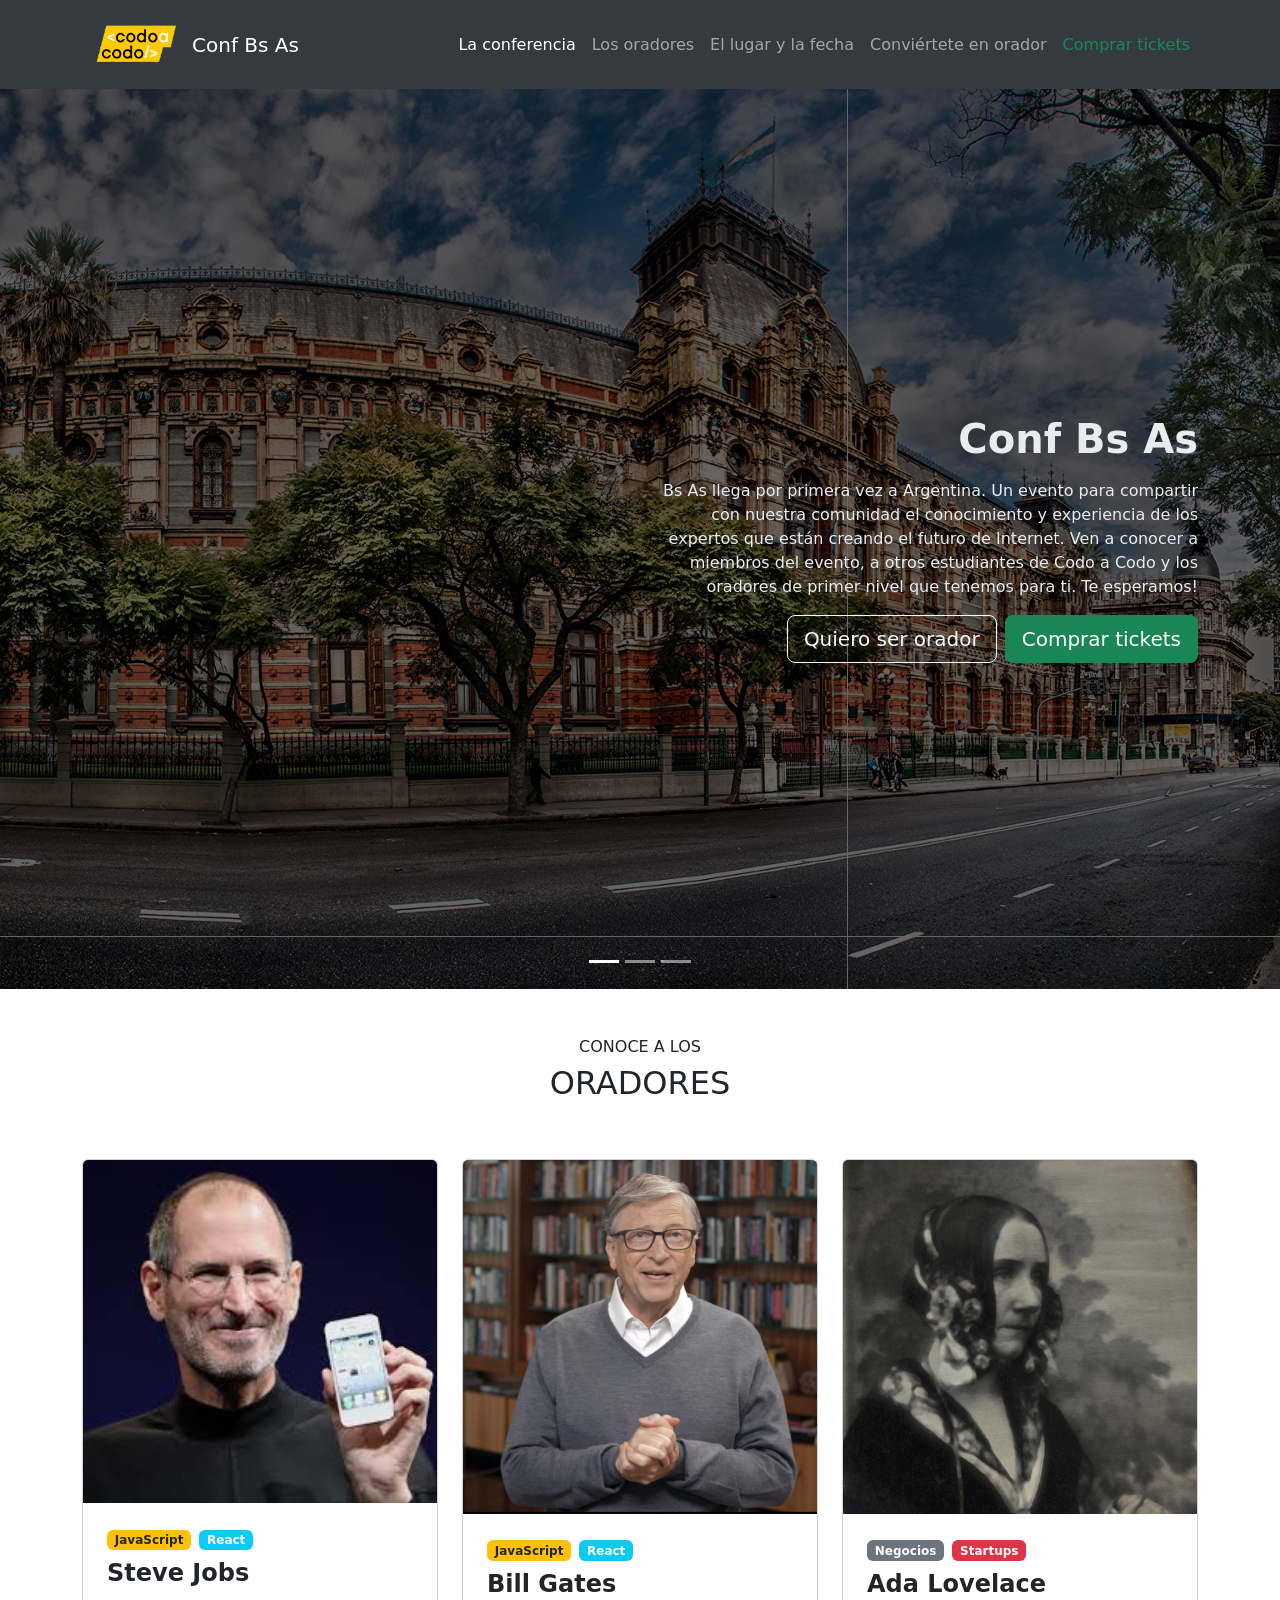
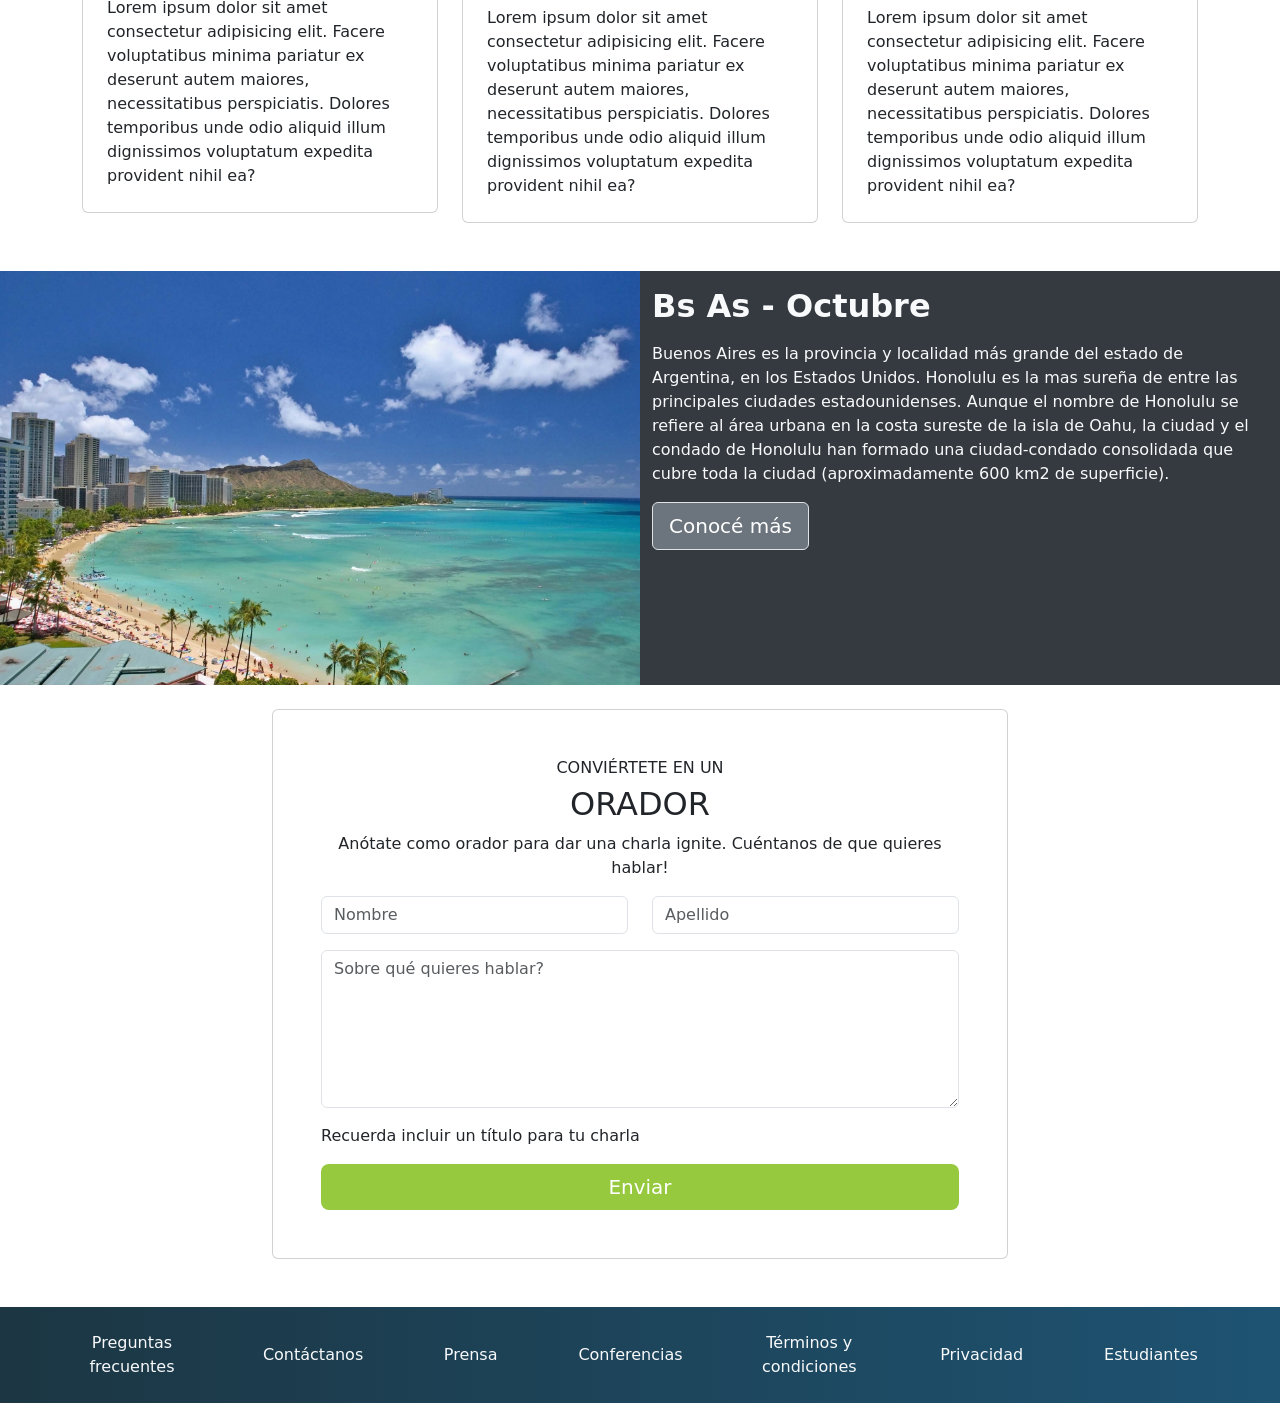
<file: index.html>
<!DOCTYPE html>
<html lang="en">
  <head>
    <meta charset="utf-8" />
    <meta
      name="viewport"
      content="width=device-width, initial-scale=1.0, shrink-to-fit=no"
    />
    <title>TP</title>
    <link
      href="https://cdn.jsdelivr.net/npm/bootstrap@5.3.0-alpha3/dist/css/bootstrap.min.css"
      rel="stylesheet"
      integrity="sha384-KK94CHFLLe+nY2dmCWGMq91rCGa5gtU4mk92HdvYe+M/SXH301p5ILy+dN9+nJOZ"
      crossorigin="anonymous"
    />
    <link rel="stylesheet" href="assets/css/styles.css" />
  </head>

  <body>
    <nav class="navbar navbar-dark navbar-expand-lg sticky-top">
      <div class="container">
        <a class="navbar-brand d-flex align-items-center" href="#"
          ><img src="assets/img/codoacodo.png" /><span>Conf Bs As</span></a
        ><button
          data-bs-toggle="collapse"
          class="navbar-toggler"
          data-bs-target="#navcol-5"
        >
          <span class="visually-hidden">Toggle navigation</span
          ><span class="navbar-toggler-icon"></span>
        </button>
        <div class="collapse navbar-collapse" id="navcol-5">
          <ul class="navbar-nav ms-auto">
            <li class="nav-item">
              <a class="nav-link active" href="#">La conferencia</a>
            </li>
            <li class="nav-item">
              <a class="nav-link" href="#">Los oradores</a>
            </li>
            <li class="nav-item">
              <a class="nav-link" href="#">El lugar y la fecha</a>
            </li>
            <li class="nav-item">
              <a class="nav-link" href="#">Conviértete en orador</a>
            </li>
            <li class="nav-item">
              <a class="nav-link link-success" href="tickets.html">Comprar tickets</a>
            </li>
          </ul>
        </div>
      </div>
    </nav>
    <div
      class="carousel slide vh-100 oscuro"
      data-bs-ride="carousel"
      data-bs-interval="3000"
      data-bs-pause="false"
      id="carousel"
    >
      <div class="carousel-inner h-100">
        <div class="carousel-item active h-100">
          <img
            class="w-100 d-block position-absolute h-100 fit-cover"
            src="assets/img/ba1.jpg"
            alt="Slide Image"
            style="z-index: -1"
          />
          <div
            class="container d-flex flex-column justify-content-center h-100"
          >
            <div class="row">
              <div
                class="col d-md-flex col-12 offset-0 col-md-10 offset-md-2 col-lg-8 offset-lg-4 col-xl-6 offset-xl-6"
              >
                <div class="text-end">
                  <h1 class="fw-bold text-end text-light">
                    <span style="color: rgb(233, 236, 239)">Conf Bs As</span>
                  </h1>
                  <p class="text-end text-light my-3">
                    <span style="color: rgb(233, 236, 239)"
                      >Bs As llega por primera vez a Argentina. Un evento para
                      compartir con nuestra comunidad el conocimiento y
                      experiencia de los expertos que están creando el futuro de
                      Internet. Ven a conocer a miembros del evento, a otros
                      estudiantes de Codo a Codo y los oradores de primer nivel
                      que tenemos para ti. Te esperamos!</span
                    >
                  </p>
                  <a
                    class="btn btn-outline-light btn-lg me-2 mb-2 mb-sm-auto col-12 col-sm-auto"
                    role="button"
                    href="#"
                    >Quiero ser orador</a
                  ><a
                    class="btn btn-success btn-lg col-12 col-sm-auto"
                    role="button"
                    href="#"
                    >Comprar tickets</a
                  >
                </div>
              </div>
            </div>
          </div>
        </div>
        <div class="carousel-item h-100">
          <img
            class="w-100 d-block position-absolute h-100 fit-cover"
            src="assets/img/ba2.jpg"
            alt="Slide Image"
            style="z-index: -1"
          />
          <div
            class="container d-flex flex-column justify-content-center h-100"
          >
            <div class="row">
              <div
                class="col d-md-flex col-12 offset-0 col-md-10 offset-md-2 col-lg-8 offset-lg-4 col-xl-6 offset-xl-6"
              >
                <div class="text-end">
                  <h1 class="fw-bold text-end text-light">
                    <span style="color: rgb(233, 236, 239)">Conf Bs As</span>
                  </h1>
                  <p class="text-end text-light my-3">
                    <span style="color: rgb(233, 236, 239)"
                      >Bs As llega por primera vez a Argentina. Un evento para
                      compartir con nuestra comunidad el conocimiento y
                      experiencia de los expertos que están creando el futuro de
                      Internet. Ven a conocer a miembros del evento, a otros
                      estudiantes de Codo a Codo y los oradores de primer nivel
                      que tenemos para ti. Te esperamos!</span
                    >
                  </p>
                  <a
                    class="btn btn-outline-light btn-lg me-2 mb-2 mb-sm-auto col-12 col-sm-auto"
                    role="button"
                    href="#"
                    >Quiero ser orador</a
                  ><a
                    class="btn btn-success btn-lg col-12 col-sm-auto"
                    role="button"
                    href="#"
                    >Comprar tickets</a
                  >
                </div>
              </div>
            </div>
          </div>
        </div>
        <div class="carousel-item h-100">
          <img
            class="w-100 d-block position-absolute h-100 fit-cover"
            src="assets/img/ba3.jpg"
            alt="Slide Image"
            style="z-index: -1"
          />
          <div
            class="container d-flex flex-column justify-content-center h-100"
          >
            <div class="row">
              <div
                class="col d-md-flex col-12 offset-0 col-md-10 offset-md-2 col-lg-8 offset-lg-4 col-xl-6 offset-xl-6"
              >
                <div class="text-end">
                  <h1 class="fw-bold text-end text-light">
                    <span style="color: rgb(233, 236, 239)">Conf Bs As</span>
                  </h1>
                  <p class="text-end text-light my-3">
                    <span style="color: rgb(233, 236, 239)"
                      >Bs As llega por primera vez a Argentina. Un evento para
                      compartir con nuestra comunidad el conocimiento y
                      experiencia de los expertos que están creando el futuro de
                      Internet. Ven a conocer a miembros del evento, a otros
                      estudiantes de Codo a Codo y los oradores de primer nivel
                      que tenemos para ti. Te esperamos!</span
                    >
                  </p>
                  <a
                    class="btn btn-outline-light btn-lg me-2 mb-2 mb-sm-auto col-12 col-sm-auto"
                    role="button"
                    href="#"
                    >Quiero ser orador</a
                  ><a
                    class="btn btn-success btn-lg col-12 col-sm-auto"
                    role="button"
                    href="#"
                    >Comprar tickets</a
                  >
                </div>
              </div>
            </div>
          </div>
        </div>
      </div>
      <ol class="carousel-indicators">
        <li data-bs-target="#carousel" data-bs-slide-to="0" class="active"></li>
        <li data-bs-target="#carousel" data-bs-slide-to="1"></li>
        <li data-bs-target="#carousel" data-bs-slide-to="2"></li>
      </ol>
    </div>
    <div class="container py-4 py-xl-5">
      <div class="row mb-5">
        <div class="col-md-8 col-xl-6 text-center mx-auto">
          <h6 class="text-uppercase">Conoce a los</h6>
          <h2 class="text-uppercase">Oradores</h2>
        </div>
      </div>
      <div class="row gy-4 row-cols-1 row-cols-md-2 row-cols-xl-3">
        <div class="col">
          <div class="card">
            <img
              class="card-img-top w-100 d-block fit-cover h-100"
              style="height: 200px; padding-bottom: 0px"
              src="assets/img/steve.jpg"
            />
            <div class="card-body p-4">
              <span class="badge bg-warning text-dark me-2">JavaScript</span
              ><span class="badge bg-info">React</span>
              <h4 class="card-title mt-2"><strong>Steve Jobs</strong></h4>
              <p class="card-text">
                Lorem ipsum dolor sit amet consectetur adipisicing elit. Facere
                voluptatibus minima pariatur ex deserunt autem maiores,
                necessitatibus perspiciatis. Dolores temporibus unde odio
                aliquid illum dignissimos voluptatum expedita provident nihil
                ea?
              </p>
            </div>
          </div>
        </div>
        <div class="col">
          <div class="card">
            <img
              class="card-img-top w-100 d-block fit-cover h-100"
              style="height: 200px; padding-bottom: 0px"
              src="assets/img/bill.jpg"
            />
            <div class="card-body p-4">
              <span class="badge bg-warning text-dark me-2">JavaScript</span
              ><span class="badge bg-info">React</span>
              <h4 class="card-title mt-2"><strong>Bill Gates</strong></h4>
              <p class="card-text">
                Lorem ipsum dolor sit amet consectetur adipisicing elit. Facere
                voluptatibus minima pariatur ex deserunt autem maiores,
                necessitatibus perspiciatis. Dolores temporibus unde odio
                aliquid illum dignissimos voluptatum expedita provident nihil
                ea?
              </p>
            </div>
          </div>
        </div>
        <div class="col">
          <div class="card">
            <img
              class="card-img-top w-100 d-block fit-cover h-100"
              style="height: 200px; padding-bottom: 0px"
              src="assets/img/ada.jpeg"
            />
            <div class="card-body p-4">
              <span class="badge bg-secondary me-2">Negocios</span
              ><span class="badge bg-danger">Startups</span>
              <h4 class="card-title mt-2"><strong>Ada Lovelace</strong></h4>
              <p class="card-text">
                Lorem ipsum dolor sit amet consectetur adipisicing elit. Facere
                voluptatibus minima pariatur ex deserunt autem maiores,
                necessitatibus perspiciatis. Dolores temporibus unde odio
                aliquid illum dignissimos voluptatum expedita provident nihil
                ea?
              </p>
            </div>
          </div>
        </div>
      </div>
    </div>
    <section class="text-light" id="container-custom">
      <div class="row gy-md-0">
        <div class="col-md-6 gx-0">
          <div>
            <img
              class="img-fluid vw-100 fit-cover"
              src="assets/img/honolulu.jpg"
            />
          </div>
        </div>
        <div class="col-md-6 d-md-flex py-3 col col-10 offset-1 offset-md-0">
          <div>
            <h2 class="fw-bold">Bs As - Octubre</h2>
            <p class="my-3 me-3">
              Buenos Aires es la provincia y localidad más grande del estado de
              Argentina, en los Estados Unidos. Honolulu es la mas sureña de
              entre las principales ciudades estadounidenses. Aunque el nombre
              de Honolulu se refiere al área urbana en la costa sureste de la
              isla de Oahu, la ciudad y el condado de Honolulu han formado una
              ciudad-condado consolidada que cubre toda la ciudad
              (aproximadamente 600 km2 de superficie).
            </p>
            <a
              class="btn btn-secondary btn-lg border rounded me-2"
              role="button"
              href="#"
              >Conocé más</a
            >
          </div>
        </div>
      </div>
    </section>
    <section class="pt-4">
      <div class="container">
        <div class="row d-flex justify-content-center">
          <div class="col-md-10 col-lg-8 col-xl-8 col-xxl-8">
            <div class="card mb-5">
              <div class="card-body p-sm-5">
                <h6 class="text-uppercase text-center">Conviértete en un</h6>
                <h2 class="text-uppercase text-center">Orador</h2>
                <p class="text-center">
                  Anótate como orador para dar una charla ignite. Cuéntanos de
                  que quieres hablar!
                </p>
                <form method="post">
                  <div class="mb-3">
                    <div class="row">
                      <div class="col">
                        <input
                          class="form-control"
                          type="text"
                          id="name"
                          name="name"
                          placeholder="Nombre"
                        />
                      </div>
                      <div class="col">
                        <input
                          class="form-control"
                          type="text"
                          id="apellido"
                          name="apellido"
                          placeholder="Apellido"
                        />
                      </div>
                    </div>
                  </div>
                  <div class="mb-3">
                    <textarea
                      class="form-control"
                      id="message"
                      name="message"
                      rows="6"
                      placeholder="Sobre qué quieres hablar?"
                    ></textarea>
                  </div>
                  <div>
                    <p>Recuerda incluir un título para tu charla</p>
                  </div>
                  <div>
                    <button
                      class="btn btn-primary btn-lg d-block w-100"
                      id="boton-enviar"
                      type="submit"
                    >
                      Enviar
                    </button>
                  </div>
                </form>
              </div>
            </div>
          </div>
        </div>
      </div>
    </section>
    <footer class="text-center">
      <div
        class="container text-white d-flex flex-column justify-content-between align-items-center align-content-center py-4 flex-md-row"
        id="container-footer"
      >
        <a class="text-center link-light text-decoration-none" href="#"
          >Preguntas frecuentes</a
        ><a class="link-light text-decoration-none" href="#">Contáctanos</a
        ><a class="link-light text-decoration-none" href="#">Prensa</a
        ><a class="link-light text-decoration-none" href="#">Conferencias</a
        ><a class="link-light text-decoration-none" href="#"
          >Términos y condiciones</a
        ><a class="link-light text-decoration-none" href="#">Privacidad</a
        ><a class="link-light text-decoration-none" href="#">Estudiantes</a>
      </div>
    </footer>
    <script
      src="https://cdn.jsdelivr.net/npm/bootstrap@5.3.0-alpha3/dist/js/bootstrap.bundle.min.js"
      integrity="sha384-ENjdO4Dr2bkBIFxQpeoTz1HIcje39Wm4jDKdf19U8gI4ddQ3GYNS7NTKfAdVQSZe"
      crossorigin="anonymous"
    ></script>
  </body>
</html>
</file>
<file: assets/css/styles.css>
.fit-cover {
    object-fit: cover;
  }
  
  img {
    width: 110px;
  }
  
  #container-footer a {
    max-width: 100px;
  }
  
  .navbar {
    background: #353a40;
  }
  
  #container-custom {
    background: #353a40;
  }
  
  footer {
    background-image: linear-gradient(to right, #1c3643, #1e5372);
  }
  
  .oscuro {
    background: rgba(0, 0, 0, 0.6);
  }
  
  #boton-enviar {
    background: #96c93e;
    border: none;
  }
</file>
